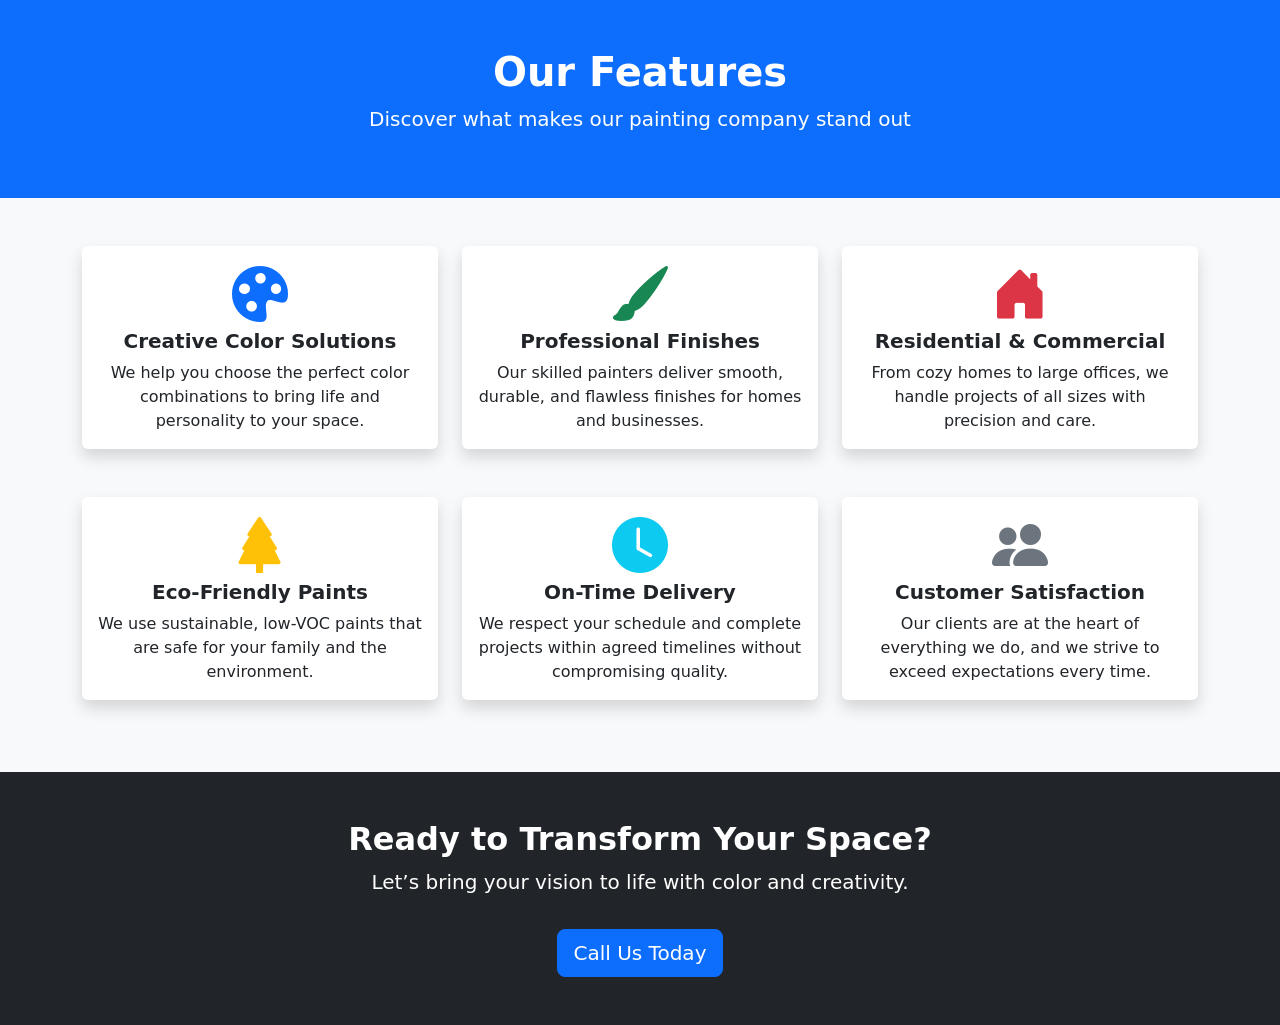
<file: css/testing.html>
<!DOCTYPE html>
<html lang="en">
<head>
  <meta charset="UTF-8">
  <meta name="viewport" content="width=device-width, initial-scale=1">
  <title>Features - Painting Company</title>
  <!-- Bootstrap CSS -->
  <link href="https://cdn.jsdelivr.net/npm/bootstrap@5.3.3/dist/css/bootstrap.min.css" rel="stylesheet">
  <!-- Bootstrap Icons -->
  <link href="https://cdn.jsdelivr.net/npm/bootstrap-icons@1.11.3/font/bootstrap-icons.css" rel="stylesheet">
</head>
<body>

  <!-- Hero Section -->
  <section class="bg-primary text-white text-center p-5">
    <div class="container">
      <h1 class="fw-bold">Our Features</h1>
      <p class="lead">Discover what makes our painting company stand out</p>
    </div>
  </section>

  <!-- Features Section -->
  <section class="py-5 bg-light">
    <div class="container">
      <div class="row text-center">
        
        <!-- Feature 1 -->
        <div class="col-md-4 mb-4">
          <div class="card h-100 shadow border-0">
            <div class="card-body">
              <i class="bi bi-palette-fill text-primary display-4 mb-3"></i>
              <h5 class="card-title fw-bold">Creative Color Solutions</h5>
              <p class="card-text">We help you choose the perfect color combinations to bring life and personality to your space.</p>
            </div>
          </div>
        </div>

        <!-- Feature 2 -->
        <div class="col-md-4 mb-4">
          <div class="card h-100 shadow border-0">
            <div class="card-body">
              <i class="bi bi-brush-fill text-success display-4 mb-3"></i>
              <h5 class="card-title fw-bold">Professional Finishes</h5>
              <p class="card-text">Our skilled painters deliver smooth, durable, and flawless finishes for homes and businesses.</p>
            </div>
          </div>
        </div>

        <!-- Feature 3 -->
        <div class="col-md-4 mb-4">
          <div class="card h-100 shadow border-0">
            <div class="card-body">
              <i class="bi bi-house-door-fill text-danger display-4 mb-3"></i>
              <h5 class="card-title fw-bold">Residential & Commercial</h5>
              <p class="card-text">From cozy homes to large offices, we handle projects of all sizes with precision and care.</p>
            </div>
          </div>
        </div>

      </div>

      <div class="row text-center mt-4">
        
        <!-- Feature 4 -->
        <div class="col-md-4 mb-4">
          <div class="card h-100 shadow border-0">
            <div class="card-body">
              <i class="bi bi-tree-fill text-warning display-4 mb-3"></i>
              <h5 class="card-title fw-bold">Eco-Friendly Paints</h5>
              <p class="card-text">We use sustainable, low-VOC paints that are safe for your family and the environment.</p>
            </div>
          </div>
        </div>

        <!-- Feature 5 -->
        <div class="col-md-4 mb-4">
          <div class="card h-100 shadow border-0">
            <div class="card-body">
              <i class="bi bi-clock-fill text-info display-4 mb-3"></i>
              <h5 class="card-title fw-bold">On-Time Delivery</h5>
              <p class="card-text">We respect your schedule and complete projects within agreed timelines without compromising quality.</p>
            </div>
          </div>
        </div>

        <!-- Feature 6 -->
        <div class="col-md-4 mb-4">
          <div class="card h-100 shadow border-0">
            <div class="card-body">
              <i class="bi bi-people-fill text-secondary display-4 mb-3"></i>
              <h5 class="card-title fw-bold">Customer Satisfaction</h5>
              <p class="card-text">Our clients are at the heart of everything we do, and we strive to exceed expectations every time.</p>
            </div>
          </div>
        </div>

      </div>
    </div>
  </section>

  <!-- Call to Action -->
  <section class="bg-dark text-white text-center p-5">
    <div class="container">
      <h2 class="fw-bold">Ready to Transform Your Space?</h2>
      <p class="lead">Let’s bring your vision to life with color and creativity.</p>
      <a href="tel:+263771234567" class="btn btn-primary btn-lg mt-3">Call Us Today</a>
    </div>
  </section>

  <!-- Bootstrap JS -->
  <script src="https://cdn.jsdelivr.net/npm/bootstrap@5.3.3/dist/js/bootstrap.bundle.min.js"></script>
</body>
</html>
</file>
